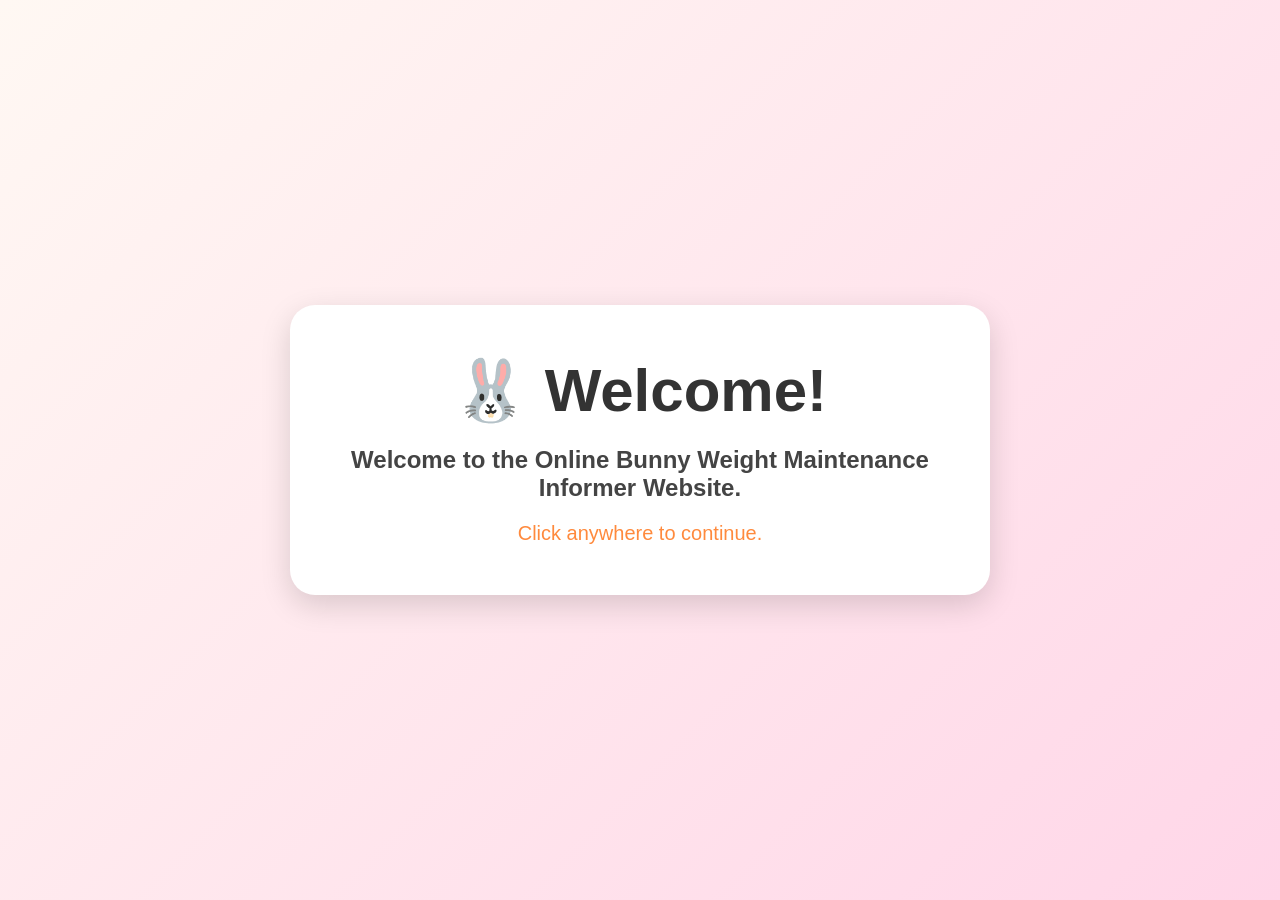
<file: index.html>
<!DOCTYPE html>
<html lang="en">
<head>
    <meta charset="UTF-8">
    <meta name="viewport" content="width=device-width, initial-scale=1.0">
    <title>Bunny Weight Maintenance Informer</title>

    <link rel="stylesheet" href="style.css">
</head>
<body>

    <!-- Welcome Screen -->
    <div id="welcomeScreen" class="screen">
        <div class="welcomeBox">

            <h1>🐰 Welcome!</h1>

            <h2>Welcome to the Online Bunny Weight Maintenance Informer Website.</h2>

            <p>Click anywhere to continue.</p>

        </div>
    </div>

    <!-- Main Website -->
    <div id="mainContent" class="hidden">

        <div class="container">

            <h1>🐇 Bunny Weight Maintenance Informer</h1>

            <p class="description">
                Fill out the information below to learn whether your bunny's weight
                is within a healthy range for its age group and breed size.
            </p>

            <!-- Weight -->
            <label for="weight">
                The weight of my bunny is
            </label>

            <div class="inputRow">

                <input
                    type="number"
                    id="weight"
                    min="0"
                    step="0.1"
                    placeholder="Enter weight">

                <span>Pounds</span>

            </div>

            <br>

            <!-- Age -->
            <label for="age">

                The age group my bunny is in is

            </label>

            <select id="age">

                <option value="">Select age group</option>

                <option value="baby">
                    Baby (0–3 months)
                </option>

                <option value="young">
                    Young (3–12 months)
                </option>

                <option value="adult">
                    Adult (1–5 years)
                </option>

                <option value="senior">
                    Senior (5+ years)
                </option>

            </select>

            <br><br>

            <!-- Breed -->
            <label for="breed">

                My bunny's breed size is

            </label>

            <select id="breed">

                <option value="">
                    Select breed size
                </option>

                <option value="small">
                    Small Breed
                </option>

                <option value="medium">
                    Medium Breed
                </option>

                <option value="large">
                    Large Breed
                </option>

                <option value="giant">
                    Giant Breed
                </option>

            </select>

            <br><br>

            <button id="submitBtn" disabled>

                Submit

            </button>

        </div>

    </div>

<script src="script.js"></script>

</body>
</html>
</file>
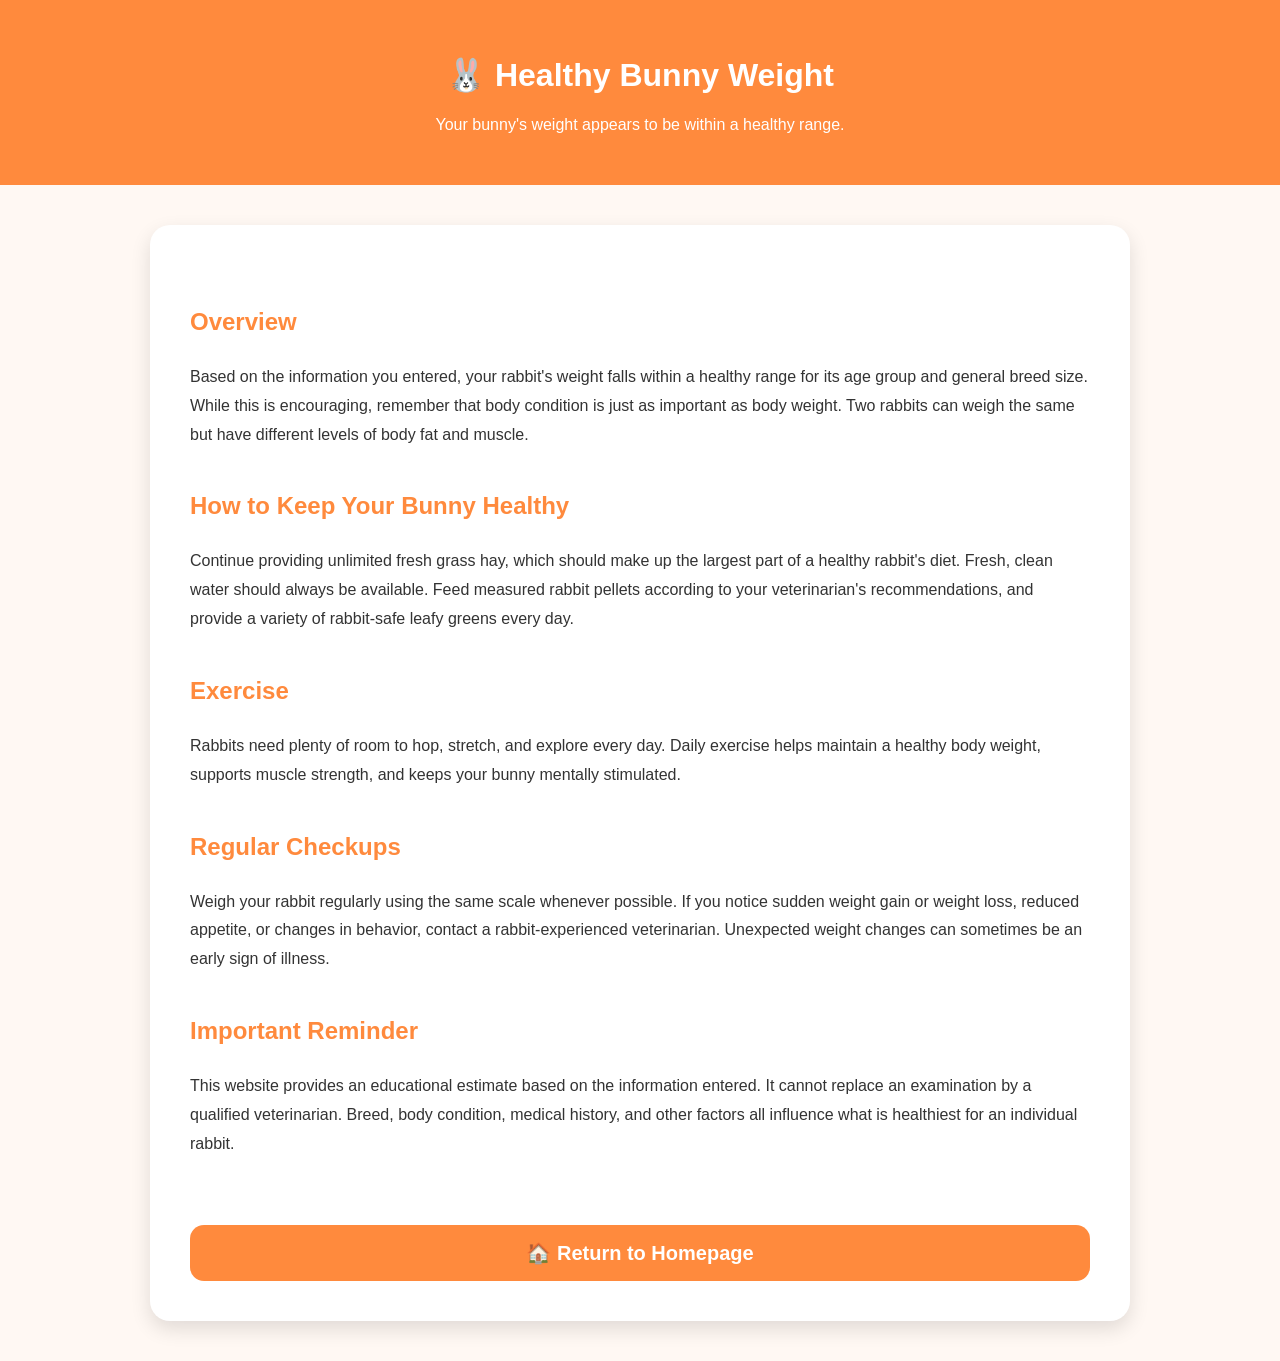
<file: healthy.html>
<!DOCTYPE html>
<html lang="en">
<head>
<meta charset="UTF-8">
<meta name="viewport" content="width=device-width, initial-scale=1.0">

<title>Healthy Bunny Weight</title>

<style>

body{
    margin:0;
    font-family:Arial,Helvetica,sans-serif;
    background:#FFF8F3;
    color:#333;
}

header{
    background:#FF8A3D;
    color:white;
    padding:35px;
    text-align:center;
}

main{
    max-width:900px;
    margin:40px auto;
    background:white;
    padding:40px;
    border-radius:20px;
    box-shadow:0 8px 20px rgba(0,0,0,.12);
    line-height:1.8;
}

h2{
    color:#FF8A3D;
    margin-top:35px;
}

button{

    margin-top:50px;
    width:100%;
    padding:16px;

    border:none;
    border-radius:14px;

    background:#FF8A3D;
    color:white;

    font-size:20px;
    font-weight:bold;

    cursor:pointer;

}

button:hover{

    background:#ff7420;

}

</style>

</head>

<body>

<header>

<h1>🐰 Healthy Bunny Weight</h1>

<p>Your bunny's weight appears to be within a healthy range.</p>

</header>

<main>

<h2>Overview</h2>

<p>
Based on the information you entered, your rabbit's weight falls within a healthy
range for its age group and general breed size. While this is encouraging,
remember that body condition is just as important as body weight. Two rabbits
can weigh the same but have different levels of body fat and muscle.
</p>

<h2>How to Keep Your Bunny Healthy</h2>

<p>

Continue providing unlimited fresh grass hay, which should make up the largest
part of a healthy rabbit's diet. Fresh, clean water should always be available.
Feed measured rabbit pellets according to your veterinarian's recommendations,
and provide a variety of rabbit-safe leafy greens every day.

</p>

<h2>Exercise</h2>

<p>

Rabbits need plenty of room to hop, stretch, and explore every day.
Daily exercise helps maintain a healthy body weight, supports muscle strength,
and keeps your bunny mentally stimulated.

</p>

<h2>Regular Checkups</h2>

<p>

Weigh your rabbit regularly using the same scale whenever possible.
If you notice sudden weight gain or weight loss, reduced appetite,
or changes in behavior, contact a rabbit-experienced veterinarian.
Unexpected weight changes can sometimes be an early sign of illness.

</p>

<h2>Important Reminder</h2>

<p>

This website provides an educational estimate based on the information entered.
It cannot replace an examination by a qualified veterinarian.
Breed, body condition, medical history, and other factors all influence
what is healthiest for an individual rabbit.

</p>

<button onclick="location.href='../index.html'">

🏠 Return to Homepage

</button>

</main>

</body>
</html>
</file>
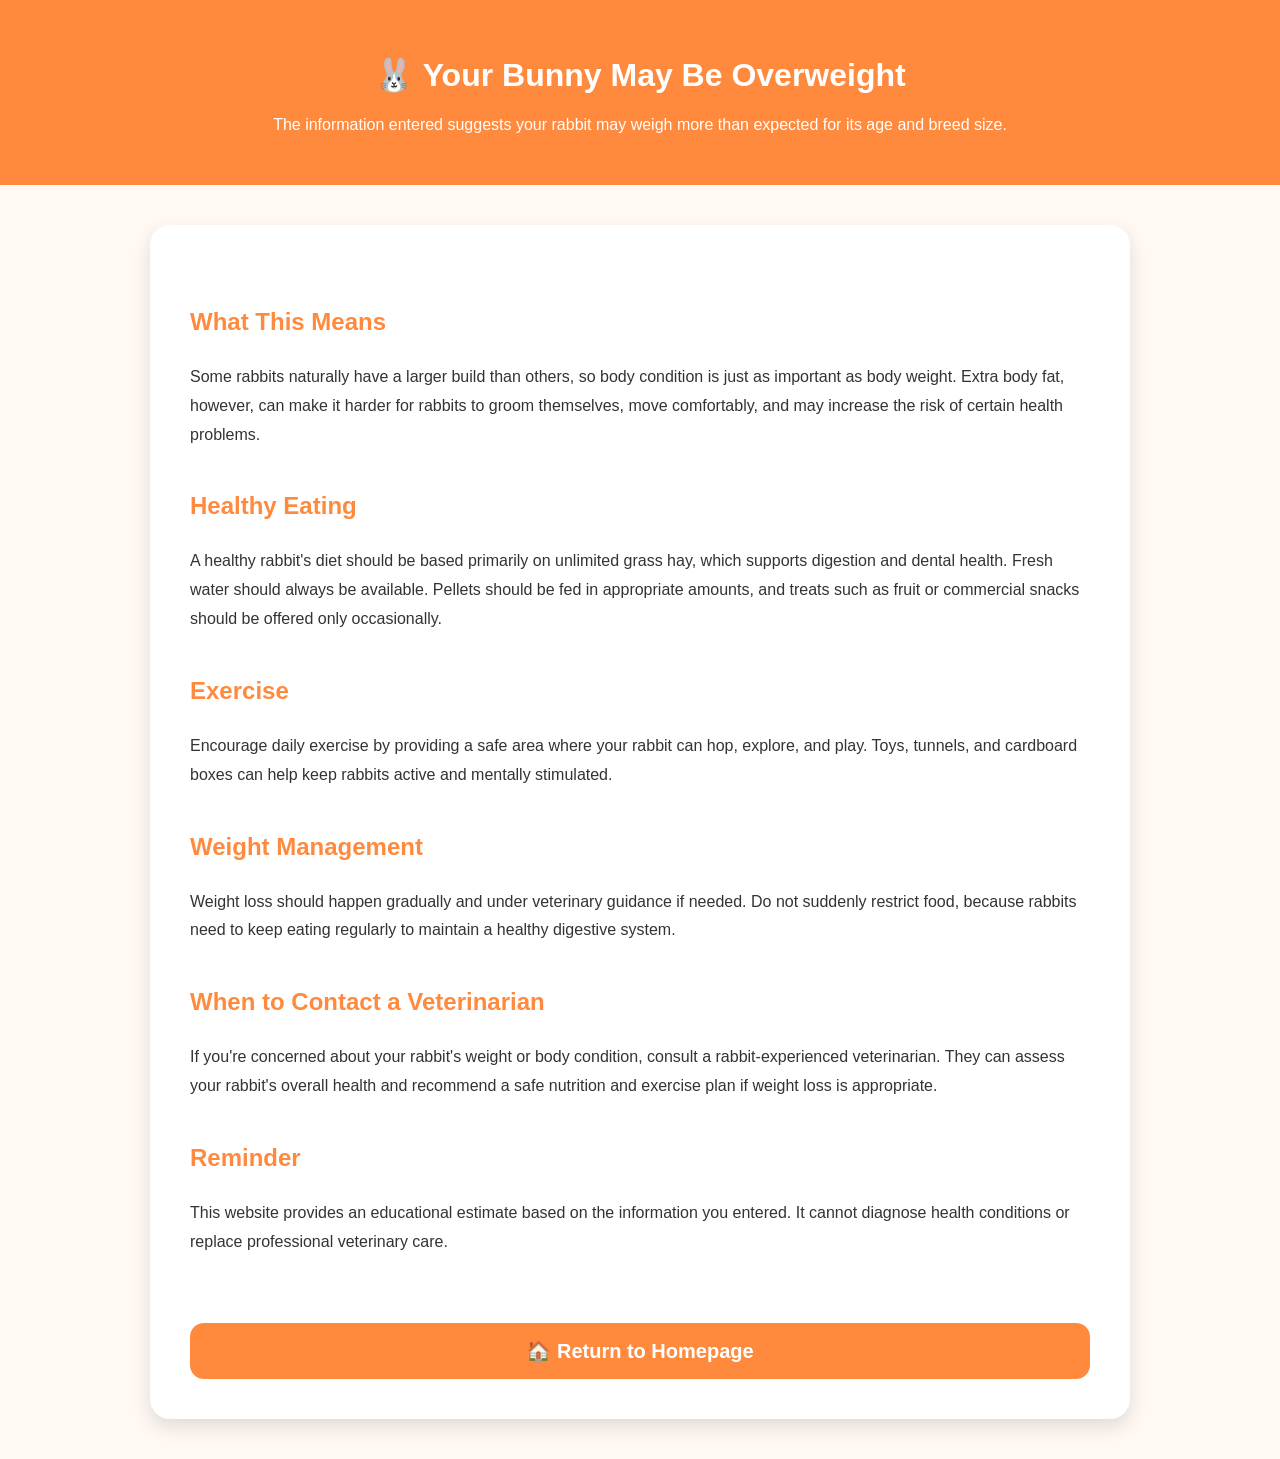
<file: overweight.html>
<!DOCTYPE html>
<html lang="en">
<head>
<meta charset="UTF-8">
<meta name="viewport" content="width=device-width, initial-scale=1.0">

<title>Overweight Bunny</title>

<style>

body{
    margin:0;
    font-family:Arial,Helvetica,sans-serif;
    background:#FFF8F3;
    color:#333;
}

header{
    background:#FF8A3D;
    color:white;
    text-align:center;
    padding:35px;
}

main{
    max-width:900px;
    margin:40px auto;
    background:white;
    padding:40px;
    border-radius:20px;
    box-shadow:0 8px 20px rgba(0,0,0,.12);
    line-height:1.8;
}

h2{
    color:#FF8A3D;
    margin-top:35px;
}

button{
    width:100%;
    margin-top:50px;
    padding:16px;
    border:none;
    border-radius:14px;
    background:#FF8A3D;
    color:white;
    font-size:20px;
    font-weight:bold;
    cursor:pointer;
}

button:hover{
    background:#ff7420;
}

</style>

</head>

<body>

<header>

<h1>🐰 Your Bunny May Be Overweight</h1>

<p>The information entered suggests your rabbit may weigh more than expected for its age and breed size.</p>

</header>

<main>

<h2>What This Means</h2>

<p>
Some rabbits naturally have a larger build than others, so body condition is just as important as body weight. Extra body fat, however, can make it harder for rabbits to groom themselves, move comfortably, and may increase the risk of certain health problems.
</p>

<h2>Healthy Eating</h2>

<p>
A healthy rabbit's diet should be based primarily on unlimited grass hay, which supports digestion and dental health. Fresh water should always be available. Pellets should be fed in appropriate amounts, and treats such as fruit or commercial snacks should be offered only occasionally.
</p>

<h2>Exercise</h2>

<p>
Encourage daily exercise by providing a safe area where your rabbit can hop, explore, and play. Toys, tunnels, and cardboard boxes can help keep rabbits active and mentally stimulated.
</p>

<h2>Weight Management</h2>

<p>
Weight loss should happen gradually and under veterinary guidance if needed. Do not suddenly restrict food, because rabbits need to keep eating regularly to maintain a healthy digestive system.
</p>

<h2>When to Contact a Veterinarian</h2>

<p>
If you're concerned about your rabbit's weight or body condition, consult a rabbit-experienced veterinarian. They can assess your rabbit's overall health and recommend a safe nutrition and exercise plan if weight loss is appropriate.
</p>

<h2>Reminder</h2>

<p>
This website provides an educational estimate based on the information you entered. It cannot diagnose health conditions or replace professional veterinary care.
</p>

<button onclick="location.href='../index.html'">

🏠 Return to Homepage

</button>

</main>

</body>
</html>
</file>
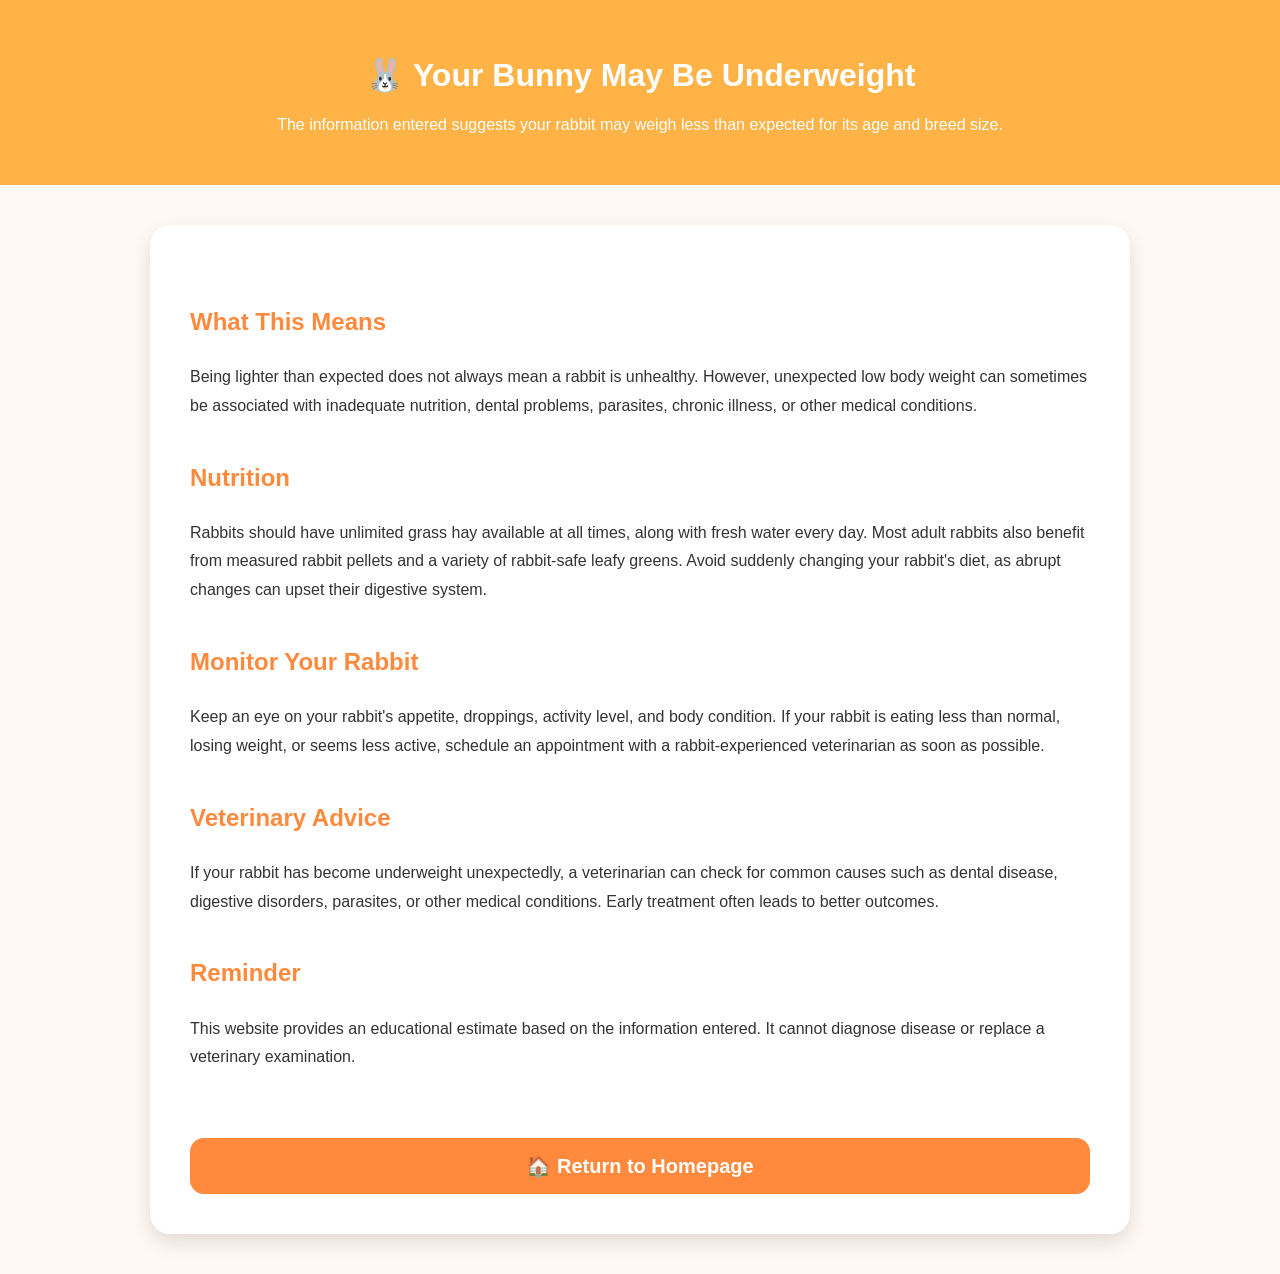
<file: underweight.html>
<!DOCTYPE html>
<html lang="en">
<head>
<meta charset="UTF-8">
<meta name="viewport" content="width=device-width, initial-scale=1.0">

<title>Underweight Bunny</title>

<style>

body{
    margin:0;
    font-family:Arial,Helvetica,sans-serif;
    background:#FFF8F3;
    color:#333;
}

header{
    background:#FFB347;
    color:white;
    text-align:center;
    padding:35px;
}

main{
    max-width:900px;
    margin:40px auto;
    background:white;
    padding:40px;
    border-radius:20px;
    box-shadow:0 8px 20px rgba(0,0,0,.12);
    line-height:1.8;
}

h2{
    color:#FF8A3D;
    margin-top:35px;
}

button{
    width:100%;
    margin-top:50px;
    padding:16px;
    border:none;
    border-radius:14px;
    background:#FF8A3D;
    color:white;
    font-size:20px;
    font-weight:bold;
    cursor:pointer;
}

button:hover{
    background:#ff7420;
}

</style>

</head>

<body>

<header>

<h1>🐰 Your Bunny May Be Underweight</h1>

<p>The information entered suggests your rabbit may weigh less than expected for its age and breed size.</p>

</header>

<main>

<h2>What This Means</h2>

<p>
Being lighter than expected does not always mean a rabbit is unhealthy. However,
unexpected low body weight can sometimes be associated with inadequate nutrition,
dental problems, parasites, chronic illness, or other medical conditions.
</p>

<h2>Nutrition</h2>

<p>
Rabbits should have unlimited grass hay available at all times, along with fresh
water every day. Most adult rabbits also benefit from measured rabbit pellets
and a variety of rabbit-safe leafy greens. Avoid suddenly changing your rabbit's
diet, as abrupt changes can upset their digestive system.
</p>

<h2>Monitor Your Rabbit</h2>

<p>
Keep an eye on your rabbit's appetite, droppings, activity level, and body
condition. If your rabbit is eating less than normal, losing weight, or seems
less active, schedule an appointment with a rabbit-experienced veterinarian as
soon as possible.
</p>

<h2>Veterinary Advice</h2>

<p>
If your rabbit has become underweight unexpectedly, a veterinarian can check for
common causes such as dental disease, digestive disorders, parasites, or other
medical conditions. Early treatment often leads to better outcomes.
</p>

<h2>Reminder</h2>

<p>
This website provides an educational estimate based on the information entered.
It cannot diagnose disease or replace a veterinary examination.
</p>

<button onclick="location.href='../index.html'">

🏠 Return to Homepage

</button>

</main>

</body>
</html>
</file>
<file: style.css>
/* ------------------------------
   Bunny Theme Colors
------------------------------ */

*{
    margin:0;
    padding:0;
    box-sizing:border-box;
    font-family:Arial, Helvetica, sans-serif;
}

body{
    background:#FFF8F3;
    color:#333;
    overflow-x:hidden;
}

/* ------------------------------
   Welcome Screen
------------------------------ */

.screen{
    position:fixed;
    width:100%;
    height:100vh;
    background:linear-gradient(135deg,#FFF8F3,#FFD6E8);
    display:flex;
    justify-content:center;
    align-items:center;
    text-align:center;
    cursor:pointer;
}

.welcomeBox{
    background:white;
    padding:50px;
    border-radius:25px;
    box-shadow:0px 10px 30px rgba(0,0,0,.15);
    max-width:700px;
    width:90%;
}

.welcomeBox h1{
    font-size:60px;
    margin-bottom:20px;
}

.welcomeBox h2{
    margin-bottom:20px;
    color:#444;
}

.welcomeBox p{
    color:#FF8A3D;
    font-size:20px;
    animation:blink 1.2s infinite;
}

@keyframes blink{
    50%{
        opacity:.3;
    }
}

/* ------------------------------
   Main Page
------------------------------ */

.hidden{
    display:none;
}

.container{

    width:90%;
    max-width:850px;

    margin:50px auto;

    background:white;

    padding:40px;

    border-radius:25px;

    box-shadow:0 8px 25px rgba(0,0,0,.12);

}

.container h1{

    text-align:center;

    margin-bottom:20px;

}

.description{

    text-align:center;

    margin-bottom:35px;

    color:#666;

    line-height:1.6;

}

label{

    display:block;

    font-weight:bold;

    margin-bottom:10px;

}

.inputRow{

    display:flex;

    align-items:center;

    gap:10px;

}

input{

    width:220px;

    padding:12px;

    border-radius:12px;

    border:2px solid #FFD6E8;

    font-size:18px;

}

input:focus{

    outline:none;

    border-color:#FF8A3D;

}

select{

    width:100%;

    padding:12px;

    border-radius:12px;

    border:2px solid #FFD6E8;

    font-size:17px;

    background:white;

}

select:focus{

    outline:none;

    border-color:#FF8A3D;

}

/* ------------------------------
   Submit Button
------------------------------ */

button{

    width:100%;

    padding:15px;

    border:none;

    border-radius:15px;

    font-size:20px;

    font-weight:bold;

    background:#bdbdbd;

    color:white;

    cursor:not-allowed;

    transition:.3s;

}

button:not(:disabled){

    background:#FF8A3D;

    cursor:pointer;

}

button:not(:disabled):hover{

    background:#ff7420;

    transform:scale(1.02);

}

/* ------------------------------
   Mobile
------------------------------ */

@media(max-width:700px){

.inputRow{

    flex-direction:column;

    align-items:flex-start;

}

input{

    width:100%;

}

}
</file>
